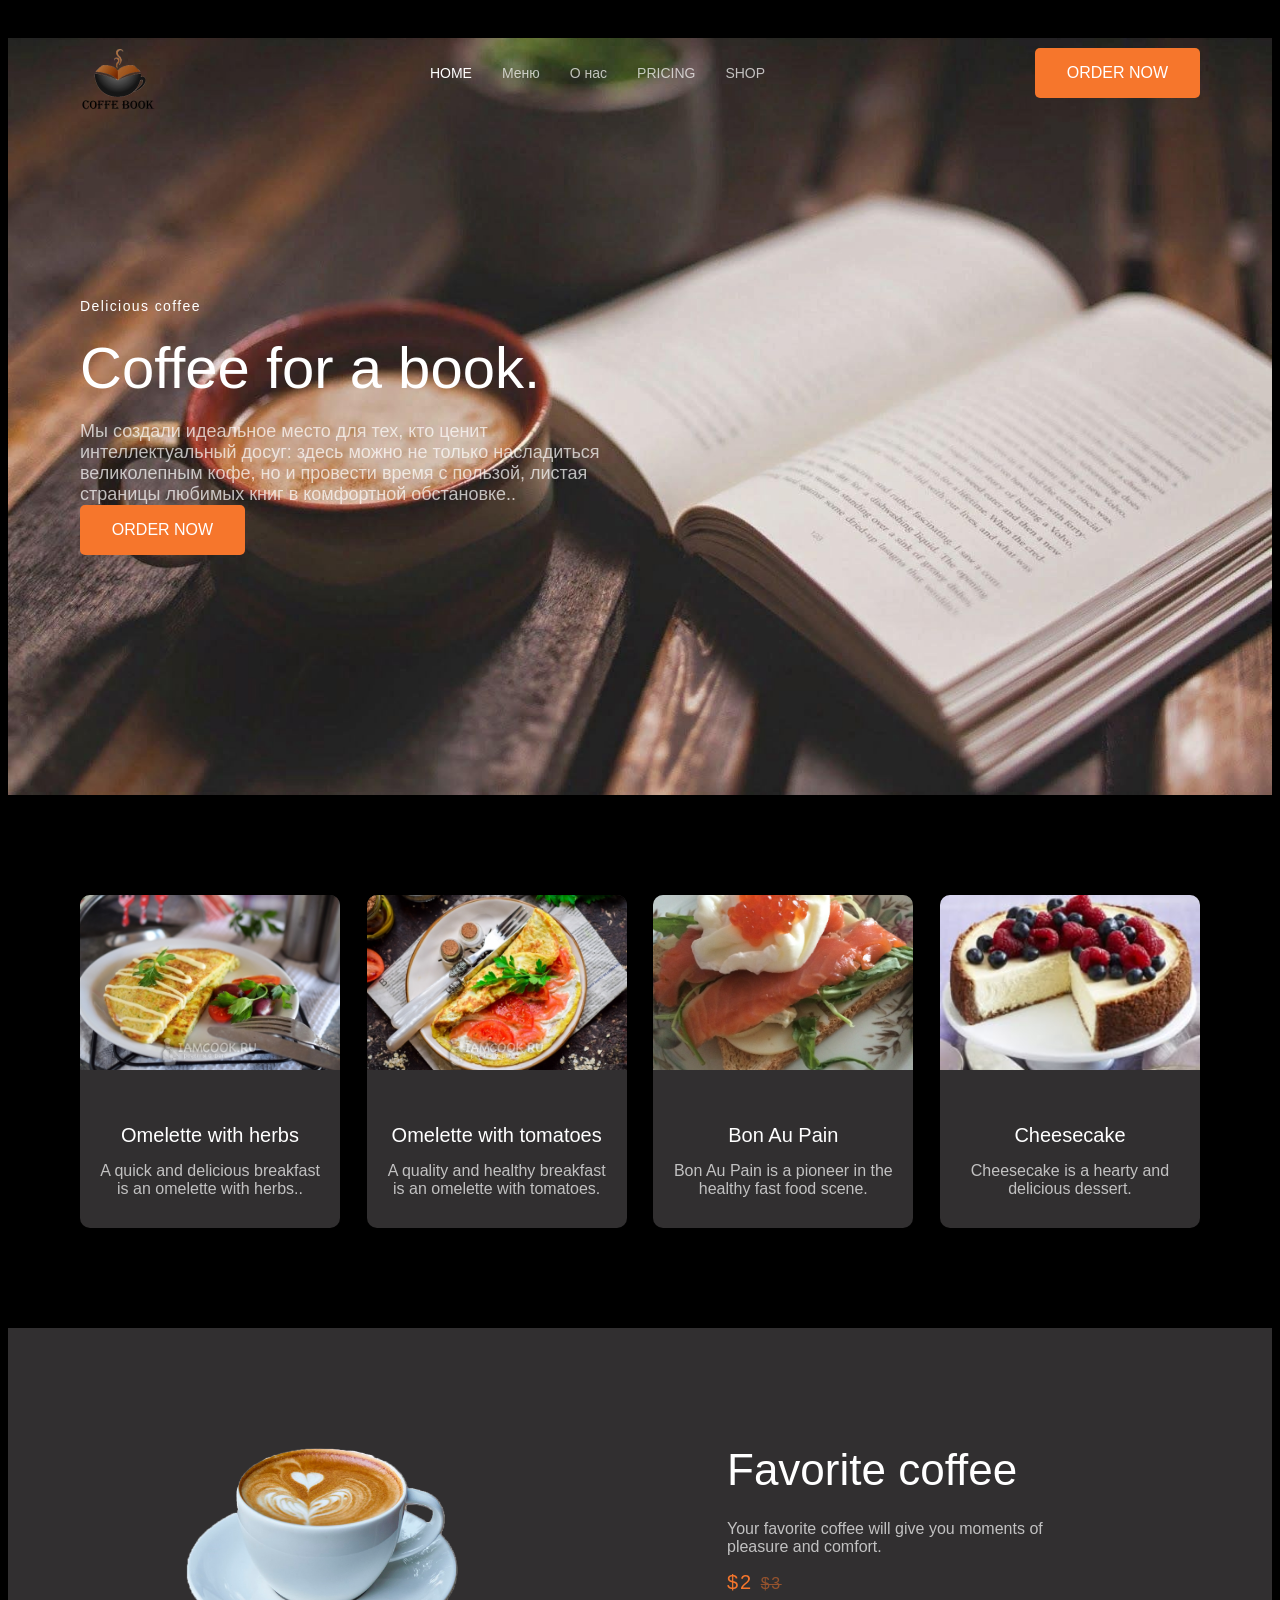
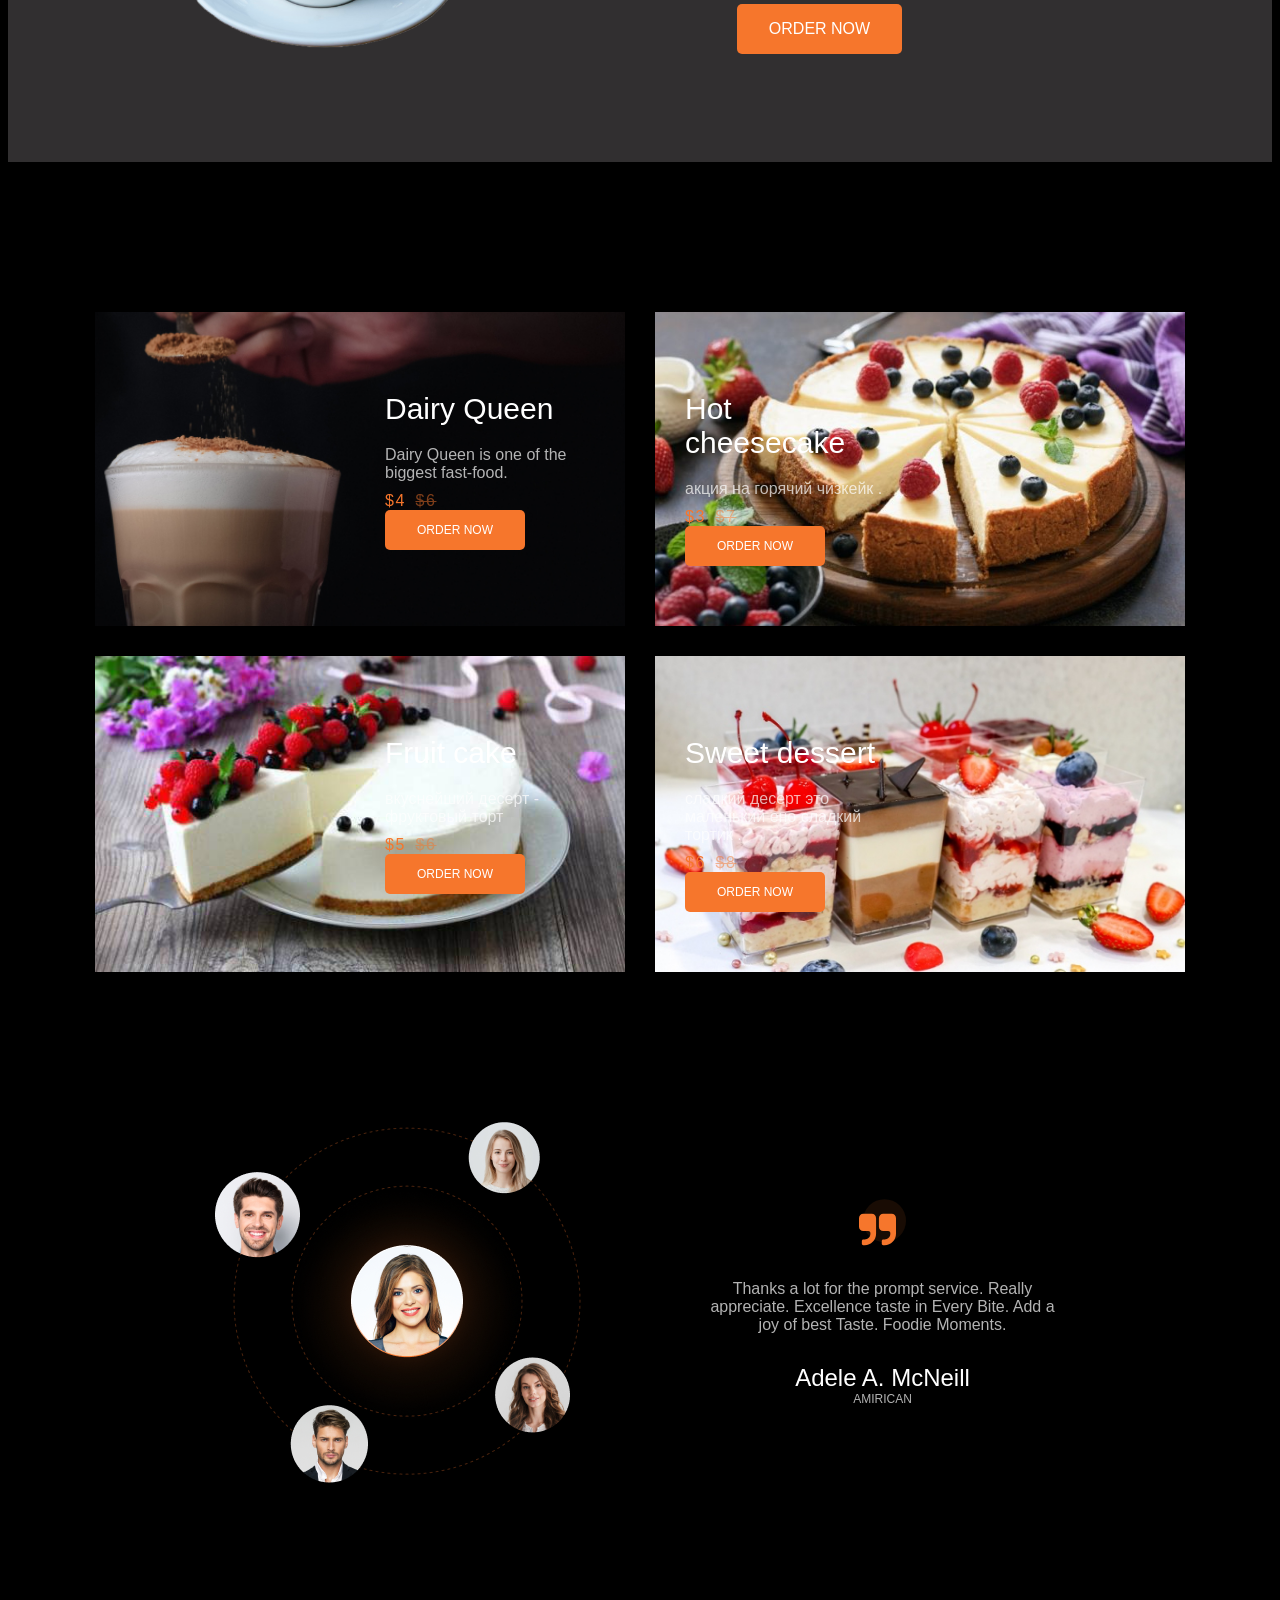
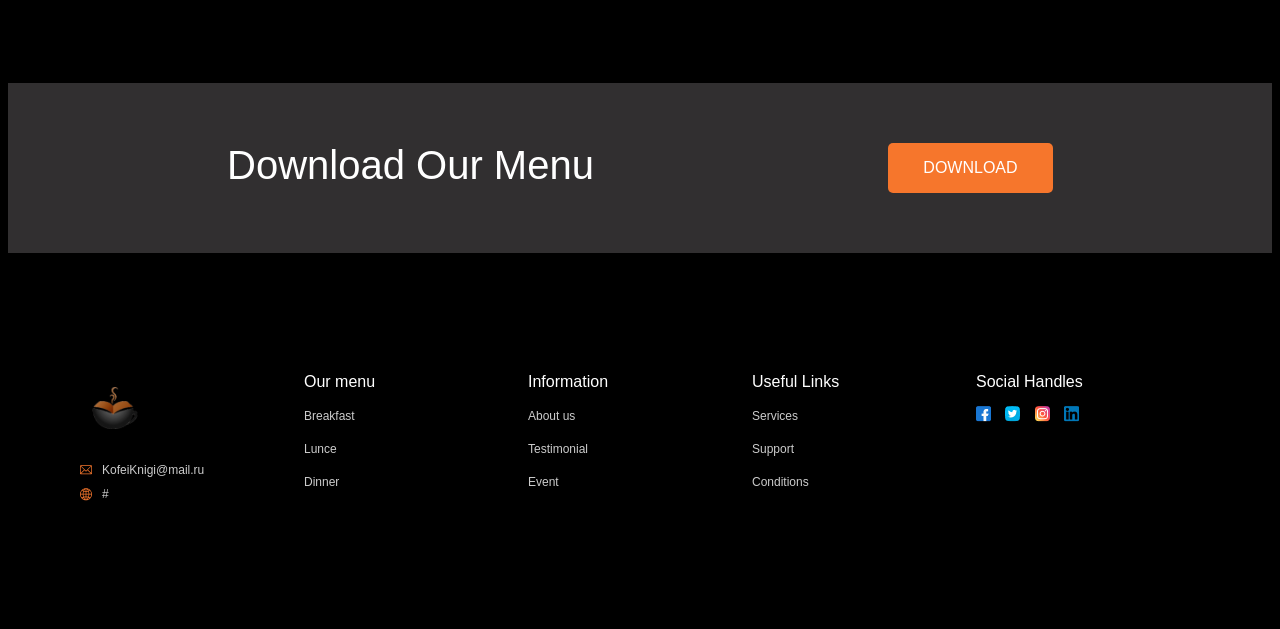
<file: index.html>
<!DOCTYPE html>
<html lang="ru">
<head>
    <meta charset="UTF-8">
    <meta name="viewport" content="width=device-width, initial-scale=1.0">
    <title>Document</title>
    <link rel="stylesheet" href="./css/style.css">
</head>
<body>
    <header class="header">
        <div class="container">
            <img src="./img/icon/logo.png" alt="logo" class="header_logo">
    
            <nav class="header_nav">
                <ul class="header_list">
                    <li><a class="active" href="#">HOME</a></li>
                    <li><a href="./OurMenu.html">Меню</a></li>
                    <li><a href="./AboutUS.html">О нас</a></li>
                    <li><a href="#">PRICING</a></li>
                    <li><a href="#">SHOP</a></li>
                </ul>
            </nav>
            
            <a href="./Order.html" class="btn">Order now</a>
        </div>
    </header>
    <main class="main">
        <section class="welcome">
            <div class="container">
                <div class="welcome__text">
                <h4 class="welcome__subtitle">Delicious coffee</h4>
                <h1 class="welcome__title">Сoffee for a book.</h1>
                <p class="welcome__desc">Мы создали идеальное место для тех, кто ценит интеллектуальный досуг: здесь можно не только насладиться великолепным кофе, но и провести время с пользой, листая страницы любимых книг в комфортной обстановке..</p>
                <a href="" class="btn">Order now</a>
                </div>
            </div>
        </section>
        <section class="foot-list">
            <div class="container">
                <div class="foot-list__card">
                    <img src="./img/food-list-1.jpg" alt="" class="foot-list_img">
                    <div class="foot-list__text-wrapper">
                        <h4 class="foot-list__title">Omelette with herbs</h4>
                        <p class="foot-list_desc">A quick and delicious breakfast is an omelette with herbs..</p>
                    </div>                        
                </div>
                <div class="foot-list__card">
                    <img src="./img/food-list-2.jpg" alt="" class="foot-list_img">
                    <div class="foot-list__text-wrapper">
                        <h4 class="foot-list__title">Omelette with tomatoes</h4>
                        <p class="foot-list_desc">A quality and healthy breakfast is an omelette with tomatoes.</p>
                    </div>                        
                </div>
                <div class="foot-list__card">
                    <img src="./img/food-list-3.jpg" alt="" class="foot-list_img">
                    <div class="foot-list__text-wrapper">
                        <h4 class="foot-list__title">Bon Au Pain</h4>
                        <p class="foot-list_desc">Bon Au Pain is a pioneer in the healthy fast food scene.</p>
                    </div>
                </div>
                <div class="foot-list__card">
                    <img src="./img/food-list-4.jpg" alt="" class="foot-list_img">
                    <div class="foot-list__text-wrapper">
                        <h4 class="foot-list__title">Cheesecake</h4>
                        <p class="foot-list_desc">Cheesecake is a hearty and delicious dessert.</p>
                    </div>
                </div>
            </div>
        </section>
        <section class="order">
            <div class="container">
                <img src="./img/coffe_photo.png" alt="image" class="order__img">
                
                <div class="order__text">
                <h3 class="order__title">Favorite coffee</h3>
                <p class="order__desc">Your favorite coffee will give you moments of pleasure and comfort.
                </p>
                <span class="order__price">$2</span>
                <span class="order__price order__price--old">$3</span>
                <a href="#!" class="btn">Order now</a>
                </div>
            </div>            
        </section>
        <section class="product">
            <div class="container">
                <!-- <img src="./img/product-1.jpg" alt="product__image" class="product"> -->

                <div class="product__card card--queen">
                    <h3 class="product__title">Dairy Queen</h3>
                    <p class="product__desc">Dairy Queen is one of the biggest fast-food.</p>
                    <span class="product__price">$4</span>
                    <span class="product__price product__price--old">$6</span>
                    <a href="#!" class="btn btn--small">Order now</a>
                </div>

                <div class="product__card card--cheesecake">
                    <h3 class="product__title">Hot cheesecake</h3>
                    <p class="product__desc">акция на горячий чизкейк .</p>
                    <span class="product__price">$3</span>
                    <span class="product__price product__price--old">$7</span>
                    <a href="#!" class="btn btn--small">Order now</a>
                </div>

                <div class="product__card card--cake">
                    <h3 class="product__title">Fruit cake</h3>
                    <p class="product__desc">вкуснейший десерт - фруктовый торт </p>
                    <span class="product__price">$5</span>
                    <span class="product__price product__price--old">$6</span>
                    <a href="#!" class="btn btn--small">Order now</a>
                </div>

                <div class="product__card card--sweet">
                    <h3 class="product__title">Sweet dessert</h3>
                    <p class="product__desc">сладкий десерт это маленький ено сладкий тортик .</p>
                    <span class="product__price">$6</span>
                    <span class="product__price product__price--old">$8</span>
                    <a href="#!" class="btn btn--small">Order now</a>
                </div>
            </div>
        </section>
        <section class="feedback">
            <div class="container">
                <img src="./img/feedback.png" alt="" class="feedback__img">

                <blockquote class="feedback__text">
                    <p class="feedback__desc">Thanks a lot for the prompt service.
                        Really appreciate. Excellence taste in Every Bite. Add a joy
                        of best Taste. Foodie Moments.</p>
                    <cite class="feedback__author">Adele A. McNeill</cite>
                    <span class="feedback__subauthor">AMIRICAN</span>
                </blockquote>
            </div>
        </section>
        
        <div class="downloader">
            <div class="container">
                <p class="downloader__title">Download Our Menu</p>
                <a href="./img/burger.png" class="btn" download>DOWNLOAD</a>
            </div>
        </div>
    </main>

    <footer class="footer">
        <div class="container">
            <div class="footer__contacts">
                <img src="./img/icon/logo__footer.png" alt="" class="footer__logo">
                <a href="mailto:KofeiKnigi@mail.ru" class="footer__link footer__link-mail">KofeiKnigi@mail.ru</a>
                <!-- <a class="footer__link footer__link-mail" href="#!"><img src="./img/icon/mail.svg" alt="">fastfood_usa@gmail.com</a> -->
                <a href="#" class="footer__link footer__link-web"> #</a>
                <!-- <a class="footer__link footer__link-web" href="#!"><img src="./img/icon/global.svg" alt="">www.fastfood_usa.com</a> -->
            </div>
            <nav class="footer__nav">
                <ul class="footer__list">
                    <li class="footer__list-title">
                        <a class="footer__title" " href="">Our menu</a>
                        <ul class="footer__inner-list">
                            <li class="footer__list-item"><a href="./OurMenu.html">Breakfast</a></li>
                            <li class="footer__list-item"><a href="#!">Lunce</a></li>
                            <li class="footer__list-item"><a href="#!">Dinner</a></li>
                        </ul>
                    </li>
                    <li class="footer__list-title">
                        <a class="footer__title" href="">Information</a>
                        <ul class="footer__inner-list">
                            <li class="footer__list-item"><a href="./AboutUS.html">About us </a></li>
                            <li class="footer__list-item"><a href="#!">Testimonial</a></li>
                            <li class="footer__list-item"><a href="#!">Event</a></li>
                        </ul>
                    </li>
                    <li class="footer__list-title">
                        <a class="footer__title" href="">Useful Links</a>
                        <ul class="footer__inner-list">
                            <li class="footer__list-item"><a href="./AboutUS.html">Services</a></li>
                            <li class="footer__list-item"><a href="#!">Support</a></li>
                            <li class="footer__list-item"><a href="#!">Conditions</a></li>
                        </ul>
                    </li>
                </ul>
            </nav>
            <div class="footer__socials">
                <p class="footer__title">Social Handles</p>
                <div class="footer__socials-icons">
                    <a class="footer__socials-link" href="#!"><img src="./img/icon/socials/facebook.png" alt="facebook"></a>
                    <a class="footer__socials-link" href="#!"><img src="./img/icon/socials/twitter.png" alt="twitter"></a>
                    <a class="footer__socials-link" href="#!"><img src="./img/icon/socials/instagram.png" alt="instagram"></a>
                    <a class="footer__socials-link" href="#!"><img src="./img/icon/socials/linkedin.png" alt="linkedit"></a>
                </div>
            </div>
        </div>
    </footer>
</body>
</html>
</file>
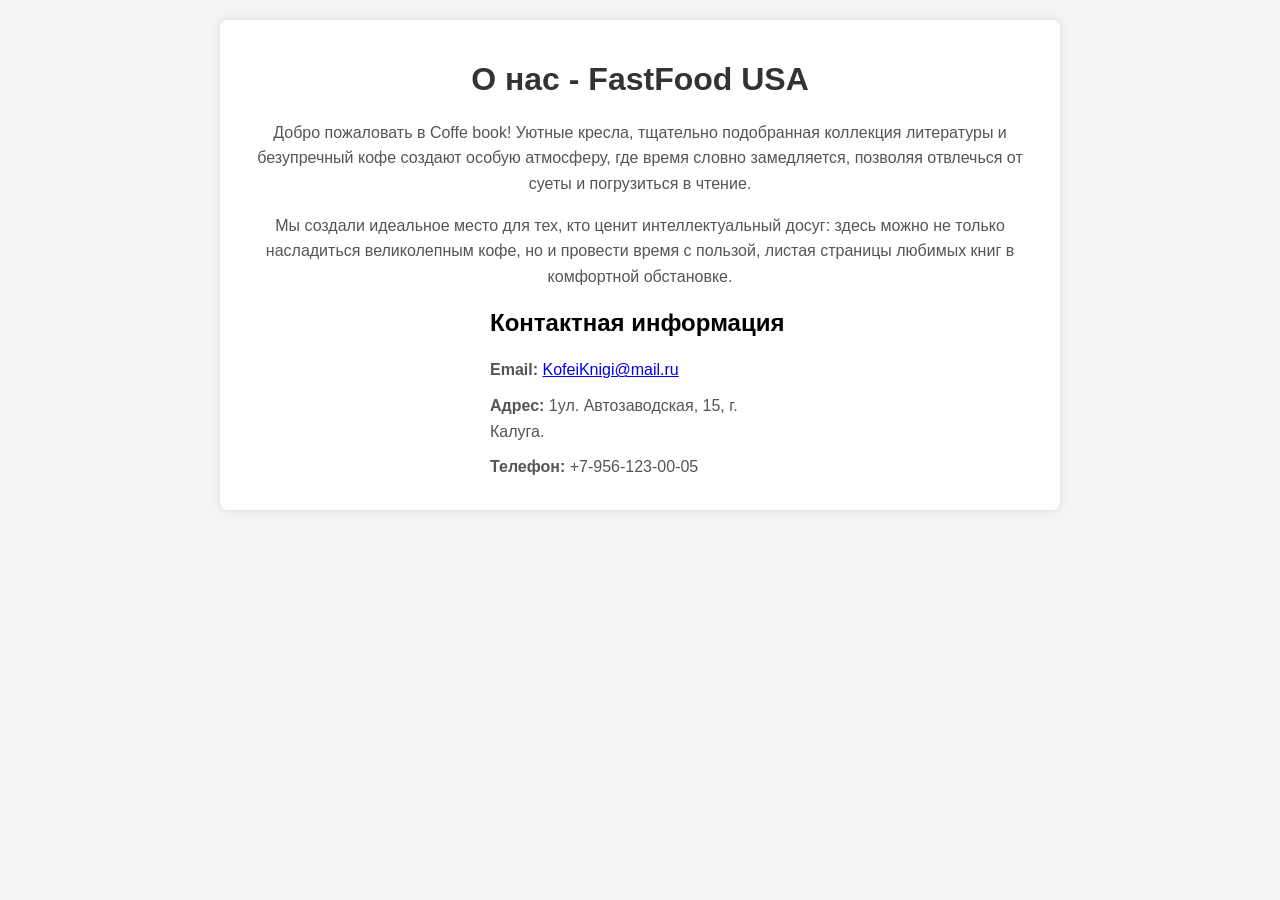
<file: AboutUS.html>
<!DOCTYPE html>
<html lang="ru">
<head>
    <meta charset="UTF-8">
    <meta name="viewport" content="width=device-width, initial-scale=1.0">
    <title>О нас - FastFood USA</title>
    <link rel="stylesheet" href="./css/AboutUS.css">
    <!-- <style> 
        body {
            font-family: Arial, sans-serif;
            margin: 0;
            padding: 20px;
            background-color: #f4f4f4;
            text-align: center;
        }
        .container {
            max-width: 800px;
            margin: 0 auto;
            background: #fff;
            padding: 20px;
            border-radius: 8px;
            box-shadow: 0 0 10px rgba(0, 0, 0, 0.1);
        }
        h1 {
            color: #333;
        }
        p {
            line-height: 1.6;
            color: #555;
        }
        .contact-info {
            margin-top: 20px;
            text-align: left;
            max-width: 300px;
            margin-left: auto;
            margin-right: auto;
        }
        .contact-info p {
            margin: 10px 0;
        }
    </style> -->
</head>
<body>
    <div class="container">
        <h1>О нас - FastFood USA</h1>
        <p>
            Добро пожаловать в Coffe book! Уютные кресла, тщательно подобранная коллекция литературы и безупречный кофе создают особую атмосферу, где время словно замедляется, позволяя отвлечься от суеты и погрузиться в чтение.
        </p>
        <p>
            Мы создали идеальное место для тех, кто ценит интеллектуальный досуг: здесь можно не только насладиться великолепным кофе, но и провести время с пользой, листая страницы любимых книг в комфортной обстановке.
        </p>
        <div class="contact-info">
            <h2>Контактная информация</h2>
            <p><strong>Email:</strong> <a href="email: KofeiKnigi@mail.ru"> KofeiKnigi@mail.ru</a></p>
            <p><strong>Адрес:</strong> 1ул. Автозаводская, 15, г. Калуга.</p>
            <p><strong>Телефон:</strong> +7-956-123-00-05</p>
        </div>
    </div>
</body>
</html>
</file>
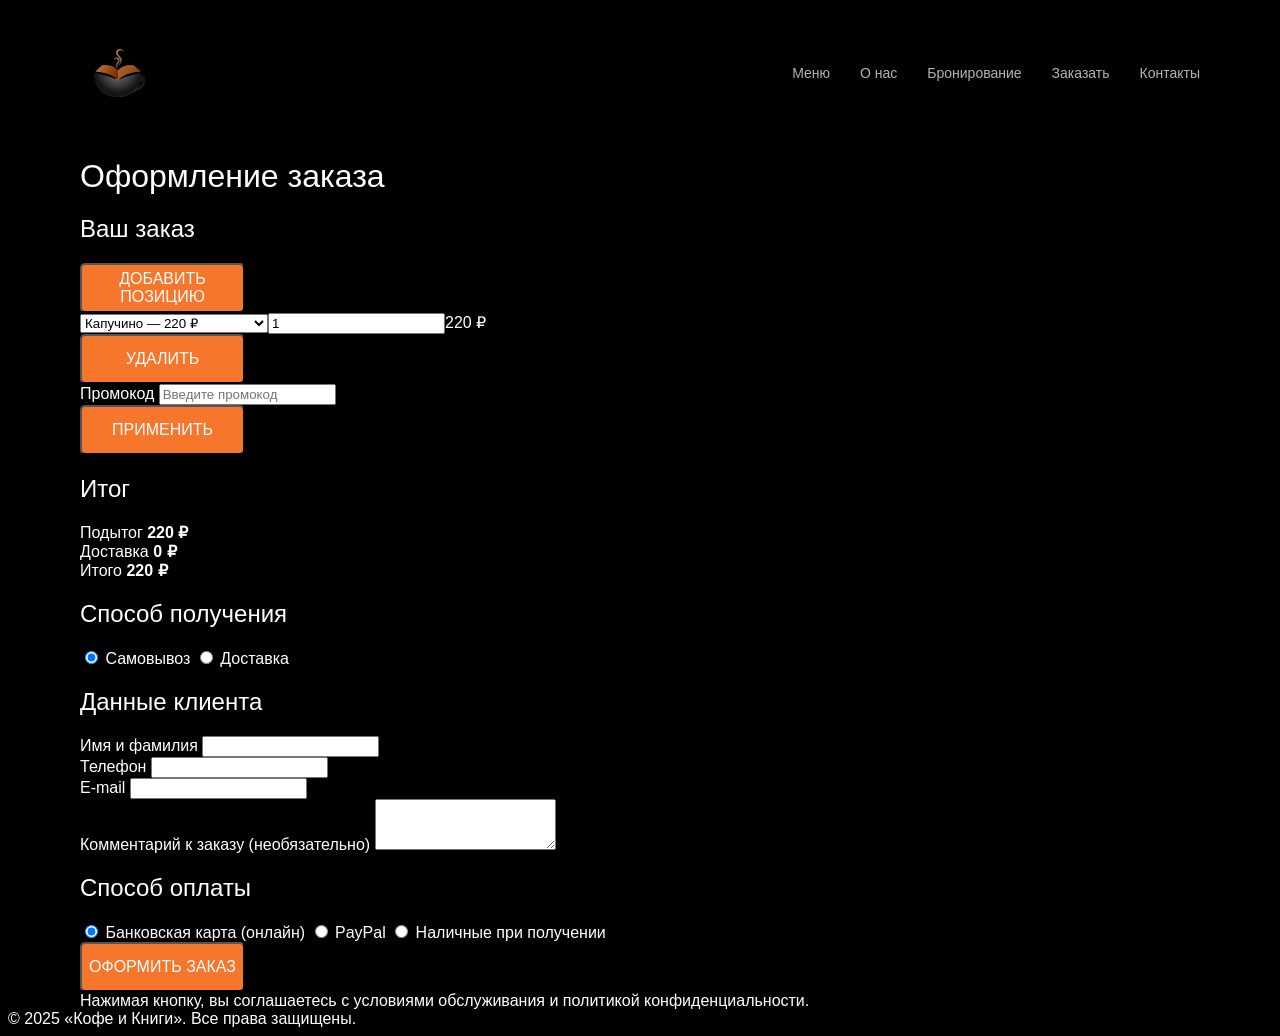
<file: Order.html>
<!DOCTYPE html>
<html lang="ru">
<head>
    <meta charset="UTF-8">
    <meta name="viewport" content="width=device-width, initial-scale=1.0">
    <title>Order</title>
    <link rel="stylesheet" href="./css/style.css">
</head>
<body>
    <!-- Header -->
    <header class="header">
        <div class="container">
        <img src="./img/icon/logo.png" alt="logo" class="header_logo">

            <nav class="header_nav">
                <!-- <a href="index.html" class="logo">Кофе и Книги</a> -->
                <ul class="header_list">
                    <li><a href="OurMenu.html">Меню</a></li>
                    <li><a href="AboutUS.html">О нас</a></li>
                    <li><a href="Booking.html">Бронирование</a></li>
                    <li><a href="Order.html" aria-current="page">Заказать</a></li>
                    <li><a href="Contacts.html">Контакты</a></li>
                </ul>
            </nav>
        </div>
    </header>
    <main class="container">
  <h1>Оформление заказа</h1>

  <!-- Каталог / добавление позиций -->
  <section class="order-items" aria-labelledby="order-items-title">
    <div class="section-header">
      <h2 id="order-items-title">Ваш заказ</h2>
      <button type="button" id="addItemBtn" class="btn btn-secondary">Добавить позицию</button>
    </div>

    <div id="orderList" class="order-list">
      <!-- Ряды товаров будут добавляться скриптом -->
    </div>

    <div class="promo-row">
      <label for="promo">Промокод</label>
      <input id="promo" name="promo" type="text" placeholder="Введите промокод" />
      <button type="button" id="applyPromoBtn" class="btn btn-outline">Применить</button>
    </div>
  </section>

  <!-- Сводка и итоги -->
  <section class="order-summary" aria-labelledby="summary-title">
    <h2 id="summary-title">Итог</h2>
    <div class="summary-grid">
      <div class="summary-item">
        <span>Подытог</span>
        <strong id="subtotal">0 ₽</strong>
      </div>
      <div class="summary-item">
        <span>Доставка</span>
        <strong id="deliveryCost">0 ₽</strong>
      </div>
      <div class="summary-item total">
        <span>Итого</span>
        <strong id="total">0 ₽</strong>
      </div>
    </div>
  </section>

  <!-- Способ получения -->
  <section class="fulfillment" aria-labelledby="fulfillment-title">
    <h2 id="fulfillment-title">Способ получения</h2>
    <div class="radio-group">
      <label>
        <input type="radio" name="fulfillment" value="pickup" checked />
        Самовывоз
      </label>
      <label>
        <input type="radio" name="fulfillment" value="delivery" />
        Доставка
      </label>
    </div>

    <div id="deliveryFields" class="delivery-fields" hidden>
      <div class="grid">
        <div>
          <label for="street">Улица, дом</label>
          <input id="street" name="street" type="text" autocomplete="street-address" />
        </div>
        <div>
          <label for="apt">Квартира/офис (необязательно)</label>
          <input id="apt" name="apt" type="text" />
        </div>
        <div>
          <label for="city">Город</label>
          <input id="city" name="city" type="text" />
        </div>
        <div>
          <label for="postcode">Индекс</label>
          <input id="postcode" name="postcode" type="text" inputmode="numeric" />
        </div>
      </div>
    </div>
  </section>

  <!-- Данные клиента -->
  <section class="customer" aria-labelledby="customer-title">
    <h2 id="customer-title">Данные клиента</h2>
    <div class="grid">
      <div>
        <label for="fullName">Имя и фамилия</label>
        <input id="fullName" name="fullName" type="text" required />
      </div>
      <div>
        <label for="phone">Телефон</label>
        <input id="phone" name="phone" type="tel" inputmode="tel" required />
      </div>
      <div>
        <label for="email">E‑mail</label>
        <input id="email" name="email" type="email" required />
      </div>
      <div>
        <label for="note">Комментарий к заказу (необязательно)</label>
        <textarea id="note" name="note" rows="3"></textarea>
      </div>
    </div>
  </section>

  <!-- Оплата -->
  <section class="payment" aria-labelledby="payment-title">
    <h2 id="payment-title">Способ оплаты</h2>
    <div class="radio-group">
      <label>
        <input type="radio" name="payment" value="card" checked />
        Банковская карта (онлайн)
      </label>
      <label>
        <input type="radio" name="payment" value="paypal" />
        PayPal
      </label>
      <label>
        <input type="radio" name="payment" value="cash" />
        Наличные при получении
      </label>
    </div>
  </section>

  <!-- Подтверждение -->
  <section class="confirm">
    <button type="button" id="placeOrderBtn" class="btn btn-primary">Оформить заказ</button>
    <p class="small">Нажимая кнопку, вы соглашаетесь с условиями обслуживания и политикой конфиденциальности.</p>
  </section>
</main>

<footer class="site-footer">
  <p>© 2025 «Кофе и Книги». Все права защищены.</p>
</footer>

<script>
  // Пример каталогa — позже можно загрузить через API (/api/menu)
  const CATALOG = [
    { id: 'capuccino', name: 'Капучино', price: 220 },
    { id: 'latte', name: 'Латте', price: 240 },
    { id: 'americano', name: 'Американо', price: 200 },
    { id: 'cheesecake', name: 'Чизкейк', price: 280 },
    { id: 'omelette', name: 'Омлет с овощами', price: 350 }
  ];

  const orderListEl = document.getElementById('orderList');
  const addItemBtn = document.getElementById('addItemBtn');
  const applyPromoBtn = document.getElementById('applyPromoBtn');
  const promoInput = document.getElementById('promo');
  const subtotalEl = document.getElementById('subtotal');
  const deliveryCostEl = document.getElementById('deliveryCost');
  const totalEl = document.getElementById('total');
  const placeOrderBtn = document.getElementById('placeOrderBtn');
  const deliveryFields = document.getElementById('deliveryFields');

  let deliveryCost = 0;
  let promoDiscount = 0;

  function formatPrice(value) {
    return `${value.toLocaleString('ru-RU')} ₽`;
  }

  function createItemRow() {
    const row = document.createElement('div');
    row.className = 'order-row';

    const select = document.createElement('select');
    select.className = 'order-item-select';
    CATALOG.forEach(item => {
      const opt = document.createElement('option');
      opt.value = item.id;
      opt.textContent = `${item.name} — ${formatPrice(item.price)}`;
      select.appendChild(opt);
    });

    const qty = document.createElement('input');
    qty.type = 'number';
    qty.min = '1';
    qty.value = '1';
    qty.className = 'order-qty';

    const price = document.createElement('span');
    price.className = 'order-line-price';
    price.textContent = formatPrice(CATALOG[0].price);

    const removeBtn = document.createElement('button');
    removeBtn.type = 'button';
    removeBtn.className = 'btn btn-link';
    removeBtn.textContent = 'Удалить';

    row.appendChild(select);
    row.appendChild(qty);
    row.appendChild(price);
    row.appendChild(removeBtn);
    orderListEl.appendChild(row);

    function updateLine() {
      const selected = CATALOG.find(i => i.id === select.value);
      const lineTotal = (selected?.price || 0) * Number(qty.value || 1);
      price.textContent = formatPrice(lineTotal);
      updateTotals();
    }

    select.addEventListener('change', updateLine);
    qty.addEventListener('input', updateLine);
    removeBtn.addEventListener('click', () => {
      row.remove();
      updateTotals();
    });

    updateLine();
  }

  function calculateSubtotal() {
    let sum = 0;
    document.querySelectorAll('.order-row').forEach(row => {
      const select = row.querySelector('.order-item-select');
      const qty = Number(row.querySelector('.order-qty').value || 1);
      const item = CATALOG.find(i => i.id === select.value);
      sum += (item?.price || 0) * qty;
    });
    return sum;
  }

  function updateTotals() {
    const subtotal = calculateSubtotal();
    const discount = Math.min(promoDiscount, subtotal);
    const finalSubtotal = subtotal - discount;
    const total = finalSubtotal + deliveryCost;

    subtotalEl.textContent = formatPrice(finalSubtotal);
    deliveryCostEl.textContent = formatPrice(deliveryCost);
    totalEl.textContent = formatPrice(total);
  }

  addItemBtn.addEventListener('click', createItemRow);
  // Стартовая позиция
  createItemRow();

  // Промокод: пример — "BOOKS10" дает скидку 10%
  applyPromoBtn.addEventListener('click', () => {
    const code = (promoInput.value || '').trim().toUpperCase();
    const subtotal = calculateSubtotal();
    if (code === 'BOOKS10') {
      promoDiscount = Math.round(subtotal * 0.10);
    } else {
      promoDiscount = 0;
    }
    updateTotals();
  });

  // Самовывоз/Доставка
  document.querySelectorAll('input[name="fulfillment"]').forEach(r => {
    r.addEventListener('change', (e) => {
      const isDelivery = e.target.value === 'delivery';
      deliveryFields.hidden = !isDelivery;
      deliveryCost = isDelivery ? 200 : 0;
      updateTotals();
    });
  });

  // Отправка заказа — заглушка (интегрируется с backend позже)
  placeOrderBtn.addEventListener('click', () => {
    const items = [];
    document.querySelectorAll('.order-row').forEach(row => {
      const id = row.querySelector('.order-item-select').value;
      const qty = Number(row.querySelector('.order-qty').value || 1);
      items.push({ id, qty });
    });

    const fulfillment = document.querySelector('input[name="fulfillment"]:checked')?.value;
    const payload = {
      items,
      promo: promoInput.value || null,
      fulfillment,
      deliveryAddress: fulfillment === 'delivery' ? {
        street: document.getElementById('street').value,
        apt: document.getElementById('apt').value,
        city: document.getElementById('city').value,
        postcode: document.getElementById('postcode').value
      } : null,
      customer: {
        fullName: document.getElementById('fullName').value,
        phone: document.getElementById('phone').value,
        email: document.getElementById('email').value,
        note: document.getElementById('note').value
      },
      payment: document.querySelector('input[name="payment"]:checked')?.value,
      totals: {
        subtotal: calculateSubtotal(),
        promoDiscount,
        deliveryCost,
        total: (calculateSubtotal() - promoDiscount) + deliveryCost
      }
    };

    // TODO: заменить на реальный вызов API (POST /api/orders или /api/checkout)
    console.log('Заказ сформирован:', payload);
    alert('Заказ сформирован! В консоли — данные заказа.');
  });
</script>

</body>
</html>
</file>
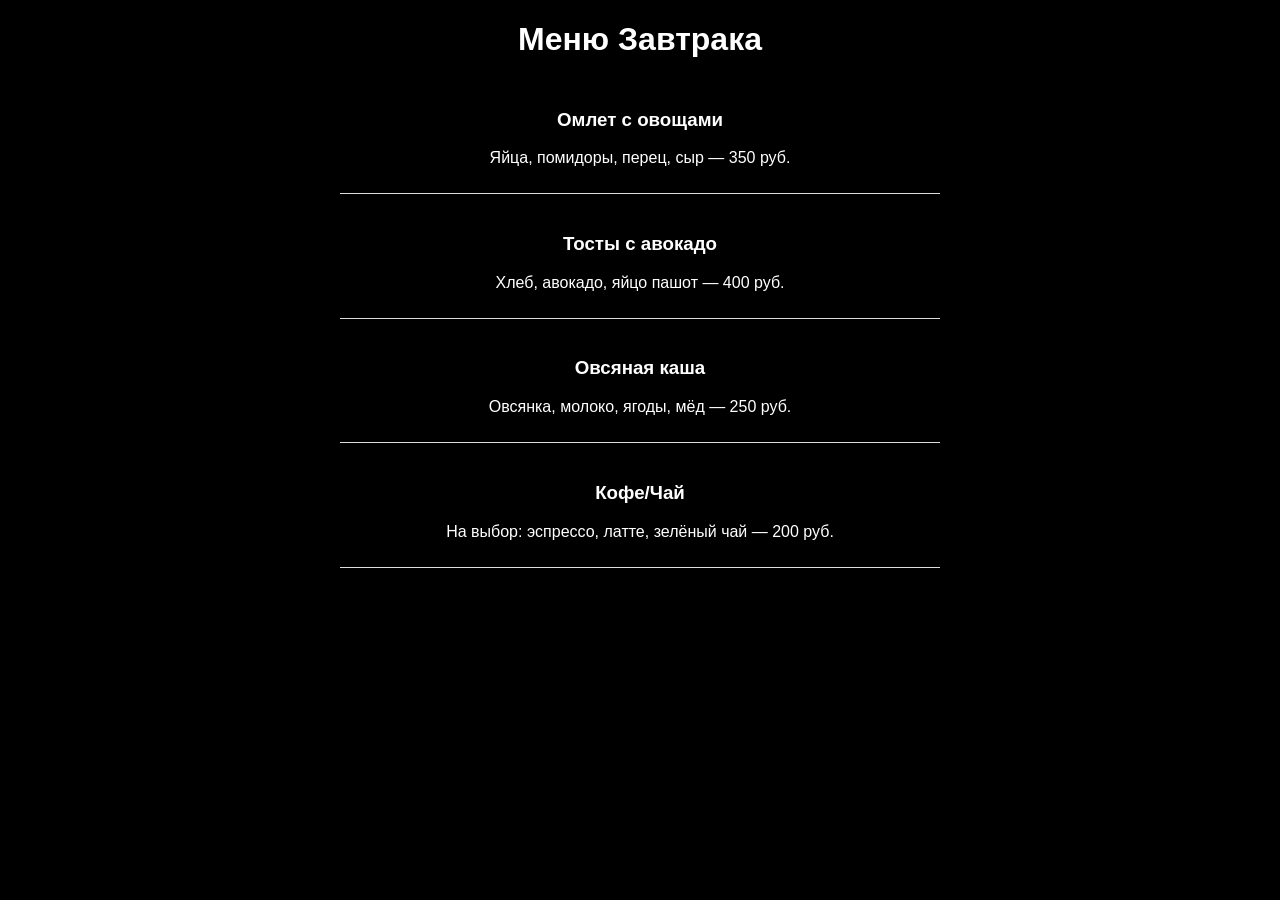
<file: OurMenu.html>
<!DOCTYPE html>
<html lang="ru">
<head>
    <meta charset="UTF-8">
    <meta name="viewport" content="width=device-width, initial-scale=1.0">
    <title>Меню Завтрака</title>
    <link rel="stylesheet" href="./css/OMStyle.css">
    <!-- <style>
        body {
            font-family: Arial, sans-serif;
            margin: 20px;
            text-align: center;
        }
        .menu {
            margin: 0 auto;
            max-width: 600px;
        }
        .item {
            margin: 10px 0;
            padding: 10px;
            border-bottom: 1px solid #ddd;
        }
    </style> -->
</head>
<body>
    <h1>Меню Завтрака</h1>
    <div class="menu">
        <div class="item">
            <h3>Омлет с овощами</h3>
            <p>Яйца, помидоры, перец, сыр — 350 руб.</p>
        </div>
        <div class="item">
            <h3>Тосты с авокадо</h3>
            <p>Хлеб, авокадо, яйцо пашот — 400 руб.</p>
        </div>
        <div class="item">
            <h3>Овсяная каша</h3>
            <p>Овсянка, молоко, ягоды, мёд — 250 руб.</p>
        </div>
        <div class="item">
            <h3>Кофе/Чай</h3>
            <p>На выбор: эспрессо, латте, зелёный чай — 200 руб.</p>
        </div>
    </div>
</body>
</html>
</file>
<file: css/style.css>
@import url();

/*⁡⁣⁢⁣Общие сили⁡*/
body {
    font-family: 'Roboto' , sans-serif;
    background-color: black;
    color: #fff;
}

.btn {
    display: flex;
    align-items: center; /*‍⁡⁢⁣⁢‍‍выравнивание по вертикали⁡*/
    justify-content: center;/*⁡⁢⁣⁢выгавнивание по горизонтали⁡*/

    width: 165px;
    height: 50px;

    font-weight: 500;
    font-size: 16px;
    color: #fff;
    text-transform: uppercase; /*⁡⁢⁣⁢форматтирует текст в заглавные⁡*/
    
    /*⁡⁢⁢⁢Form butten⁡*/
    border-radius: 5px;
    background: #f6762c;

    transition: opacity 0.3s;
}

.btn:hover {
    opacity: 0.8;
}

.btn--small {
    width: 140px;
    height: 40px;

    font-size: 12px;
}

a {
    color: #fff;
    text-decoration: none;
}

ul {
    list-style: none;
    padding: 0;
    margin: 0;
}

.container {
box-sizing: border-box;

    max-width: 1150px;
    margin: 0 auto;
    padding: 0 15px;
}

h1, h2, h3, h4, h5, h6 {
    font-weight: 500;
    margin: 20px 0;
}


p {
    margin: 0;
}

p + p{
    margin-top: 15px; /*⁡⁢⁣⁢При условии что если идет обзац и за ним еще обзац придусматриваем отступы.⁡*/
}

/*img {
    max-width: 100%;
}*/

/*⁡⁢⁣⁡⁢⁣⁢---------------------------------------------------------------⁡⁡*/
.header {
    padding: 25px;


}

.header .container {
    justify-content: space-between;
    display: flex;
    align-items: center;
}

.header_logo {

}

.header_list {
    display: flex;
    gap: 30px;
}

.header_nav a {
    font-size: 14px;
    opacity: 0.70;

    transition: 0.2s;
}

.header_nav a.active {
    opacity: 1;
}

.header_nav a:hover {
    font-size: 16px;
    opacity: 0.9;
}

/*! ⁡⁢⁣⁢Section Welcome⁡⁡ */



.main {

}

.welcome {
box-sizing: border-box;
min-height: 75vh;

margin-top: -100px;
padding: 240px 0;

background-image: url(/img/welcome-bg.jpeg);
background-repeat: no-repeat;
background-size: cover;
background-position: center;
}

.welcome__subtitle {
font-size: 14px;
letter-spacing: 0.1em;
}

.welcome__title {
font-size: 58px;
line-height: 67px;
}

.welcome__desc {
font-size: 18px;
opacity: 0.7;
}

.welcome__text {
    width: 550px;
}

/*! ⁡⁢⁣⁢Section Foot-list⁡ */


.foot-list {
    padding: 100px 0;
}

.foot-list .container {
    display: flex;
    justify-content: space-between;
    flex-wrap: wrap;
    gap: 40px 10px;
}

.foot-list__card {
width: 260px;

overflow: hidden;
text-align: center;

background: #312f30;
border-radius: 10px;
}

.foot-list_img {
width: 100%;
height: 175px;
object-fit: cover;
}

.foot-list__text-wrapper{
    padding: 30px 20px;
}

.foot-list__title {
margin-bottom: 15px;
font-size: 20px;
}

.foot-list_desc {
font-size: 16px;
opacity: 0.7;
}


/*!⁡⁢⁣⁢! Section Price⁡ */


.order {
    background: #312f30;
    padding: 60px;
}
    
.order .container {
    display: flex;
    justify-content: space-between;
    align-items: center;
}
    
.order__img {
    max-width: 470px;
}
    
.order__text {
    max-width: 370px;
    padding-right: 100px;
}
    
.order__title {
    margin-bottom: 25px;
    font-size: 44px;
}
    
.order__desc {
    margin-bottom: 15px;
    opacity: 0.7;
}
    
.order__price {
    font-weight: 500;
    letter-spacing: 0.1em;
    color: #f6762c;
    font-size: 20px;
}
    
.order__price--old {
    font-size: 16px;
    text-decoration: line-through;
    opacity: 0.5;
}

.order__price + .order__price {
    margin-left: 3px;
}

.order .btn {
    margin: 10px;
}

/*!⁡⁢⁣⁢! Section Product⁡ */



.product {
    padding: 150px 0;
}

.product .container {
    display: flex;
    flex-wrap: wrap;
    gap: 30px;
    justify-content: center;
}

.product__card {
    box-sizing: border-box;
    width: 530px;
    min-height: 300px;

    padding: 60px 30px 60px 290px;

    background: #4b3a3a;
    background-size: cover;
    background-repeat: no-repeat;
    background-position: center;
}

.product__card:nth-child(even) {
    padding-left: 30px;
    padding-right: 290px;
}

.product__title {
    margin-bottom: 20px;
    font-size: 30px;
}

.product__desc {
    margin-bottom: 10px;
    opacity: 0.7;
}

.product__price {
    font-weight: 500;
    letter-spacing: 0.1em;
    color: #f6762c;
}

.product__price + .product__price {
    margin-left: 5px;
}

.product__price--old {
    text-decoration: line-through;
    opacity: 0.5;
}

.card--queen {
    background-image: url(/img/product-1.jpg);
}

.card--cheesecake {
    background-image: url(/img/product-2.jpg);
}

.card--cake {
    background-image: url(/img/product-3.jpeg);
}

.card--sweet {
    background-image: url(/img/product-4.jpeg);
}


/* !⁡⁢⁣⁢⁡⁢⁣⁢!Section Feedback⁡ */


.feedback {
    padding-bottom: 200px;
}

.feedback__img {
    /* padding-left: 160px; */
}

.feedback .container {
    display: flex;
    align-items: center;
    justify-content: space-between;
    max-width: 880px;
}

.feedback__text {
    margin: 0;
    text-align: center;
    max-width: 365px;
    /* padding-right: 130px; */
    /* display: block; */
    /* display: flex;  */
    /* flex-direction: column;  */
}

.feedback__text::before {
    content: url(/img/icon/quote.svg);
}

.feedback__desc {
    margin: 30px 0;
    opacity: 0.7;
}

.feedback__author {
    font-style: normal;
    font-weight: 500px;
    font-size: 24px;
}

.feedback__subauthor {
    font-weight: 500;
    font-size: 12px;
    opacity: 0.7;
    display: block;
}

/* ! Downloader block */


.downloader {
    padding: 60px 0;
    background: #312F30;
}

.downloader .container {
    display: flex;
    justify-content: space-around;
}

.downloader__title {
    font-weight: 500;
    font-size: 40px;
}

.btn {

}

/* ! Footer */

.footer {
    padding: 120px 0;
}

.footer a {
    font-size: 12px;
    color: rgba(255, 255, 255, 0.8);
    transition: 0.3s;
}

.footer a:hover {
    font-size: 16px;
    color: rgb(206, 200, 181);
}

.footer .footer__title {
    display: inline-block;
    margin-bottom: 15px;
    font-weight: 500;
    font-size: 16px;
    color: #fff;
}

.footer .footer__title:hover {
    font-size: 20px;
    color: #cac4b5;
}

.footer .container {
    display: grid;
    grid-template-columns: 1fr 3fr 1fr;
    /* grid-template-areas: "contacts nav socials"; */
}

.footer__contacts {
    display: flex;
    flex-direction: column;
    align-items: start;
}

.footer__logo {
    /* display: inline-block; */
    width: 70px;
    margin-bottom: 20px;
}

.footer__link {
    display: flex;
    align-items: center;
    gap: 10px;
}

.footer__link + .footer__link {
    margin-top: 10px;

}

.footer__link::before {
    width: 12px;
    height: 12px;
}

.footer__link-mail::before {
    content: url("/img/icon/mail.svg");
}

.footer__link-web::before {
    content: url("/img/icon/global.svg");
}

.footer__nav {

}

.footer__list {
    display: grid;
    grid-template-columns: repeat(3, 1fr);
}

.footer__list-title {

}

.footer__title {
    font-weight: 500;
    font-size: 16px;
    transition: 0.3s;
}

.footer__inner-list {

}

.footer__list-item + .footer__list-item {
    margin-top: 15px;
}


.footer__socials {

}

.footer__socials-icons:hover {
    transform: scale(1.200);
}

.footer__socials-link + .footer__socials-link {
    margin-left: 10px;
}
</file>
<file: css/AboutUS.css>
body {
    font-family: Arial, sans-serif;
    margin: 0;
    padding: 20px;
    background-color: #f4f4f4;
    text-align: center;
}
.container {
    max-width: 800px;
    margin: 0 auto;
    background: #fff;
    padding: 20px;
    border-radius: 8px;
    box-shadow: 0 0 10px rgba(0, 0, 0, 0.1);
}
h1 {
    color: #333;
}
p {
    line-height: 1.6;
    color: #555;
}
.contact-info {
    margin-top: 20px;
    text-align: left;
    max-width: 300px;
    margin-left: auto;
    margin-right: auto;
}
.contact-info p {
    margin: 10px 0;
}
</file>
<file: css/OMStyle.css>
body {
            font-family: Arial, sans-serif;
            margin: 20px;
            text-align: center;
            background-color: black;
            color: #fff;
        }
        .menu {
            margin: 0 auto;
            max-width: 600px;
        }
        .item {
            margin: 10px 0;
            padding: 10px;
            border-bottom: 1px solid #ddd;
        }
</file>
